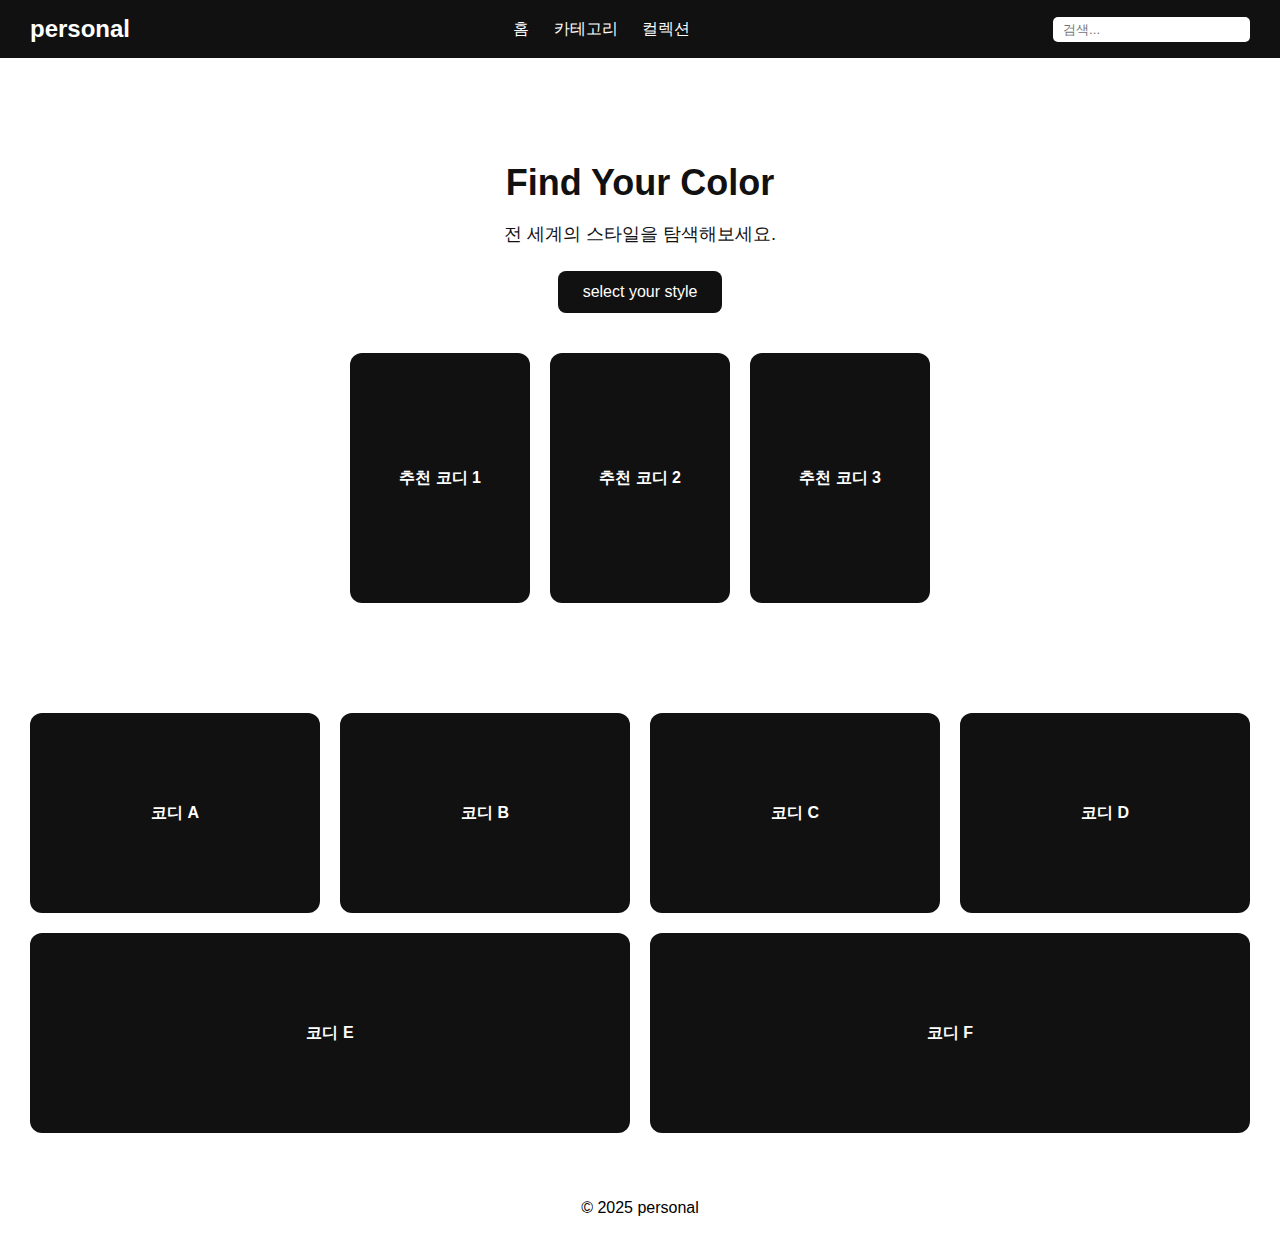
<file: index.html>
<!DOCTYPE html>
<html lang="ko">
<head>
  <meta charset="UTF-8">
  <meta name="viewport" content="width=device-width, initial-scale=1.0">
  <title>personal</title>
  <link rel="stylesheet" href="style.css">
</head>
<body>
  <!-- Header -->
  <header>
    <div class="logo">personal</div>
    <nav>
      <a href="index.html">홈</a>
      <a href="pages/category.html">카테고리</a>
      <a href="pages/collection.html">컬렉션</a>
    </nav>
    <input type="text" placeholder="검색...">
  </header>

  <!-- Hero Section -->
  <section class="hero">
    <h1>Find Your Color</h1>
    <p>전 세계의 스타일을 탐색해보세요.</p>
    <button onclick="location.href='#'">select your style</button>

    <div class="hero-recommend">
      <div class="card">추천 코디 1</div>
      <div class="card">추천 코디 2</div>
      <div class="card">추천 코디 3</div>
    </div>
  </section>

  <!-- Main Gallery -->
  <main class="gallery">
    <div class="card">코디 A</div>
    <div class="card">코디 B</div>
    <div class="card">코디 C</div>
    <div class="card">코디 D</div>
    <div class="card">코디 E</div>
    <div class="card">코디 F</div>
  </main>

  <footer>
    <p>© 2025 personal</p>
  </footer>
</body>
</html>
</file>
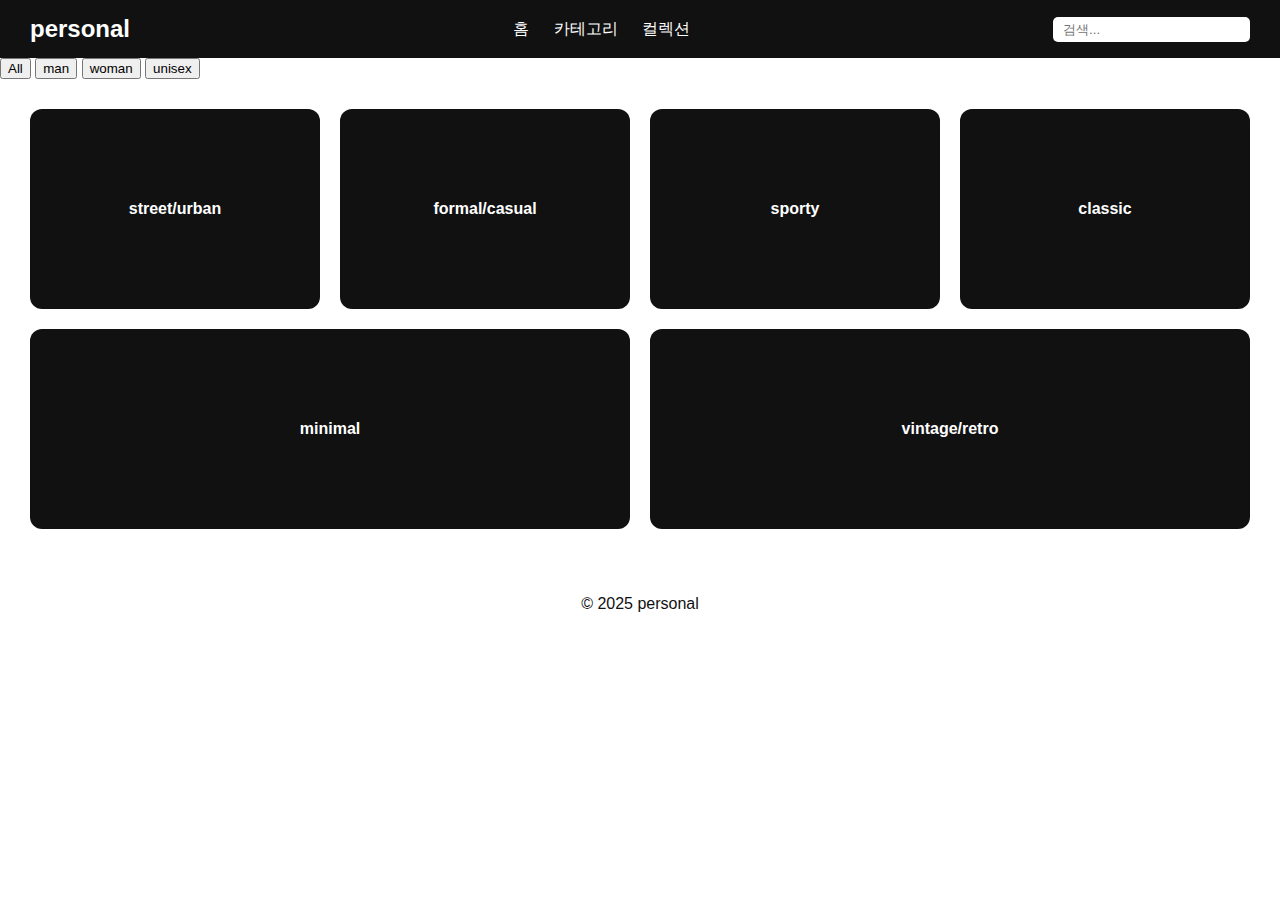
<file: pages/category.html>
<!DOCTYPE html>
<html lang="ko">
<head>
  <meta charset="UTF-8">
  <meta name="viewport" content="width=device-width, initial-scale=1.0">
  <title>Category - personal</title>
  <link rel="stylesheet" href="style.css">
</head>
<body>
  <!-- Header -->
  <header>
    <div class="logo">personal</div>
    <nav>
      <a href="../index.html">홈</a>
      <a href="category.html">카테고리</a>
      <a href="collection.html">컬렉션</a>
    </nav>
    <input type="text" placeholder="검색...">
  </header>

  <!-- Category Filter -->
  <section class="category-filter">
    <button>All</button>
    <button>man</button>
    <button>woman</button>
    <button>unisex</button>
  </section>

  <!-- Gallery -->
  <main class="gallery">
    <div class="card">street/urban</div>
    <div class="card">formal/casual</div>
    <div class="card">sporty</div>
    <div class="card">classic</div>
    <div class="card">minimal</div>
    <div class="card">vintage/retro</div>
  </main>

  <footer>
    <p>© 2025 personal</p>
  </footer>
</body>
</html>
</file>
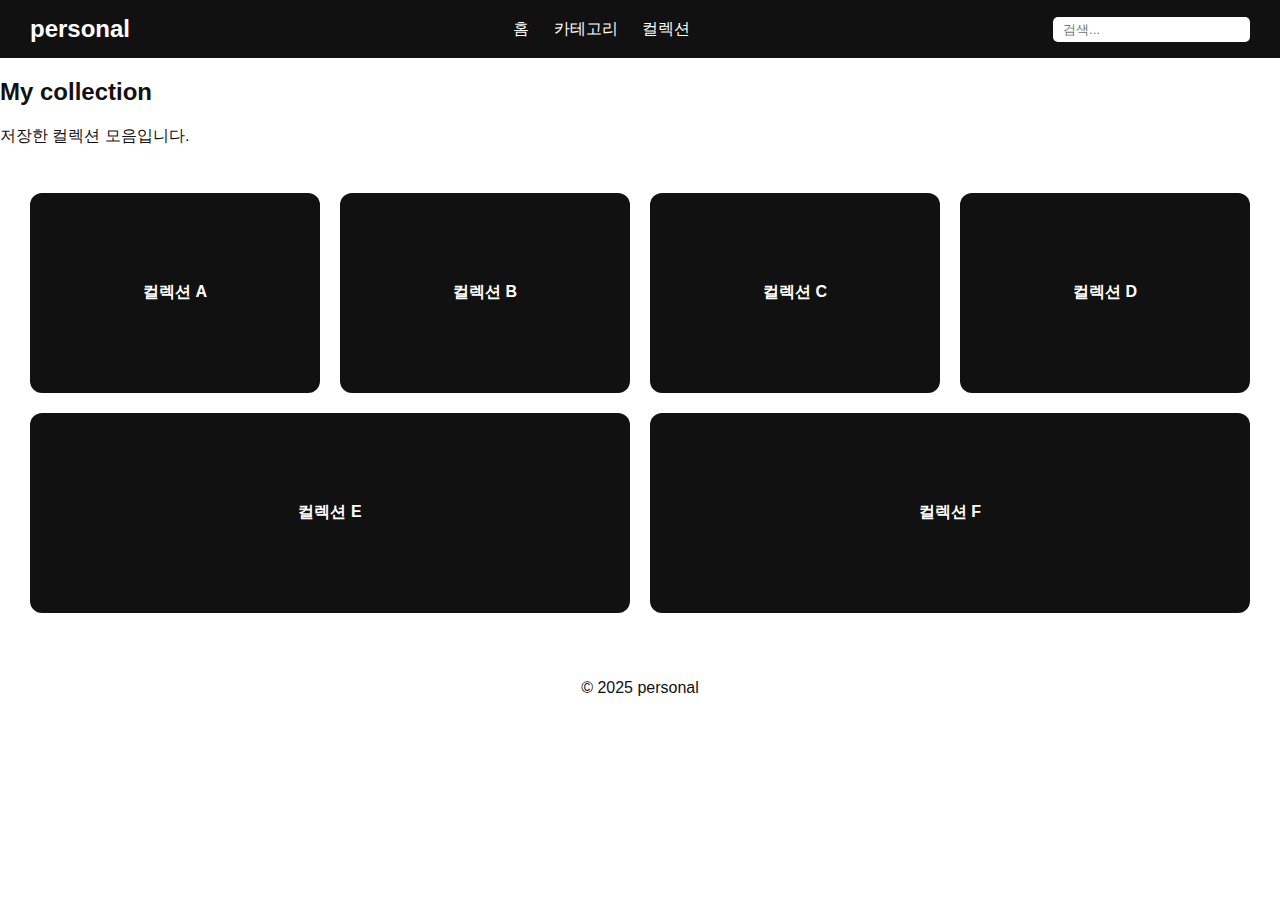
<file: pages/collection.html>
<!DOCTYPE html>
<html lang="ko">
<head>
  <meta charset="UTF-8">
  <meta name="viewport" content="width=device-width, initial-scale=1.0">
  <title>Collection - personal</title>
  <link rel="stylesheet" href="style.css">
</head>
<body>
  <!-- Header -->
  <header>
    <div class="logo">personal</div>
    <nav>
      <a href="../index.html">홈</a>
      <a href="category.html">카테고리</a>
      <a href="collection.html">컬렉션</a>
    </nav>
    <input type="text" placeholder="검색...">
  </header>

  <!-- My Collection Section -->
  <section class="my-collection">
    <h2>My collection</h2>
    <p>저장한 컬렉션 모음입니다.</p>
  </section>

  <!-- Gallery -->
  <main class="gallery">
    <div class="card">컬렉션 A</div>
    <div class="card">컬렉션 B</div>
    <div class="card">컬렉션 C</div>
    <div class="card">컬렉션 D</div>
    <div class="card">컬렉션 E</div>
    <div class="card">컬렉션 F</div>
  </main>

  <footer>
    <p>© 2025 personal</p>
  </footer>
</body>
</html>
</file>
<file: style.css>
/* 기본 스타일 */
body {
  margin: 0;
  font-family: 'Noto Sans KR', sans-serif;
  background-color: #fff;
  color: #111;
}

/* 헤더 */
header {
  display: flex;
  align-items: center;
  justify-content: space-between;
  padding: 15px 30px;
  background-color: #111;
  color: #fff;
  position: sticky;
  top: 0;
}

header .logo {
  font-size: 24px;
  font-weight: bold;
}

header nav a {
  color: #fff;
  margin-left: 20px;
  text-decoration: none;
  font-weight: 500;
}

header nav a:hover {
  text-decoration: underline;
}

header input {
  padding: 5px 10px;
  border-radius: 5px;
  border: none;
}

/* Hero Section */
.hero {
  text-align: center;
  padding: 80px 20px;
  background-color: #fff;
  color: #111;
}

.hero h1 {
  font-size: 36px;
  margin-bottom: 15px;
}

.hero p {
  font-size: 18px;
  margin-bottom: 25px;
}

.hero button {
  padding: 12px 25px;
  border: none;
  background-color: #111;
  color: #fff;
  font-size: 16px;
  cursor: pointer;
  border-radius: 8px;
}

.hero button:hover {
  background-color: #333;
}

/* Hero 추천 카드 */
.hero-recommend {
  display: flex;
  justify-content: center;
  gap: 20px;
  margin-top: 40px;
}

.hero-recommend .card {
  width: 180px;
  height: 250px;
  background-color: #111;
  color: #fff;
  display: flex;
  justify-content: center;
  align-items: center;
  font-weight: bold;
  border-radius: 12px;
}

/* 메인 갤러리 */
.gallery {
  display: flex;
  flex-wrap: wrap;
  gap: 20px;
  padding: 30px;
  justify-content: center;
}

.gallery .card {
  flex: 1 1 calc(25% - 20px);
  height: 200px;
  background-color: #111;
  color: #fff;
  display: flex;
  justify-content: center;
  align-items: center;
  border-radius: 12px;
  font-weight: bold;
}

/* 푸터 */
footer {
  text-align: center;
  padding: 20px;
  background-color: #fff;
  color: #000;
}

/* 반응형 */
@media (max-width: 900px) {
  .gallery .card {
    flex: 1 1 calc(50% - 20px);
  }
}

@media (max-width: 520px) {
  header {
    flex-direction: column;
    align-items: flex-start;
  }

  .gallery .card {
    flex: 1 1 100%;
  }

  .hero h1 {
    font-size: 28px;
  }
}
</file>
<file: pages/style.css>
/* 기본 스타일 */
body {
  margin: 0;
  font-family: 'Noto Sans KR', sans-serif;
  background-color: #fff;
  color: #111;
}

/* 헤더 */
header {
  display: flex;
  align-items: center;
  justify-content: space-between;
  padding: 15px 30px;
  background-color: #111;
  color: #fff;
  position: sticky;
  top: 0;
}

header .logo {
  font-size: 24px;
  font-weight: bold;
}

header nav a {
  color: #fff;
  margin-left: 20px;
  text-decoration: none;
  font-weight: 500;
}

header nav a:hover {
  text-decoration: underline;
}

header input {
  padding: 5px 10px;
  border-radius: 5px;
  border: none;
}

/* Hero Section */
.hero {
  text-align: center;
  padding: 80px 20px;
  background-color: #fff;
  color: #111;
}

.hero h1 {
  font-size: 36px;
  margin-bottom: 15px;
}

.hero p {
  font-size: 18px;
  margin-bottom: 25px;
}

.hero button {
  padding: 12px 25px;
  border: none;
  background-color: #111;
  color: #fff;
  font-size: 16px;
  cursor: pointer;
  border-radius: 8px;
}

.hero button:hover {
  background-color: #333;
}

/* Hero 추천 카드 */
.hero-recommend {
  display: flex;
  justify-content: center;
  gap: 20px;
  margin-top: 40px;
}

.hero-recommend .card {
  width: 180px;
  height: 250px;
  background-color: #111;
  color: #fff;
  display: flex;
  justify-content: center;
  align-items: center;
  font-weight: bold;
  border-radius: 12px;
}

/* 메인 갤러리 */
.gallery {
  display: flex;
  flex-wrap: wrap;
  gap: 20px;
  padding: 30px;
  justify-content: center;
}

.gallery .card {
  flex: 1 1 calc(25% - 20px);
  height: 200px;
  background-color: #111;
  color: #fff;
  display: flex;
  justify-content: center;
  align-items: center;
  border-radius: 12px;
  font-weight: bold;
}

/* 푸터 */
footer {
  text-align: center;
  padding: 20px;
  background-color: #ffffff;
  color: #111;
}

/* 반응형 */
@media (max-width: 900px) {
  .gallery .card {
    flex: 1 1 calc(50% - 20px);
  }
}

@media (max-width: 520px) {
  header {
    flex-direction: column;
    align-items: flex-start;
  }

  .gallery .card {
    flex: 1 1 100%;
  }

  .hero h1 {
    font-size: 28px;
  }
}
</file>
